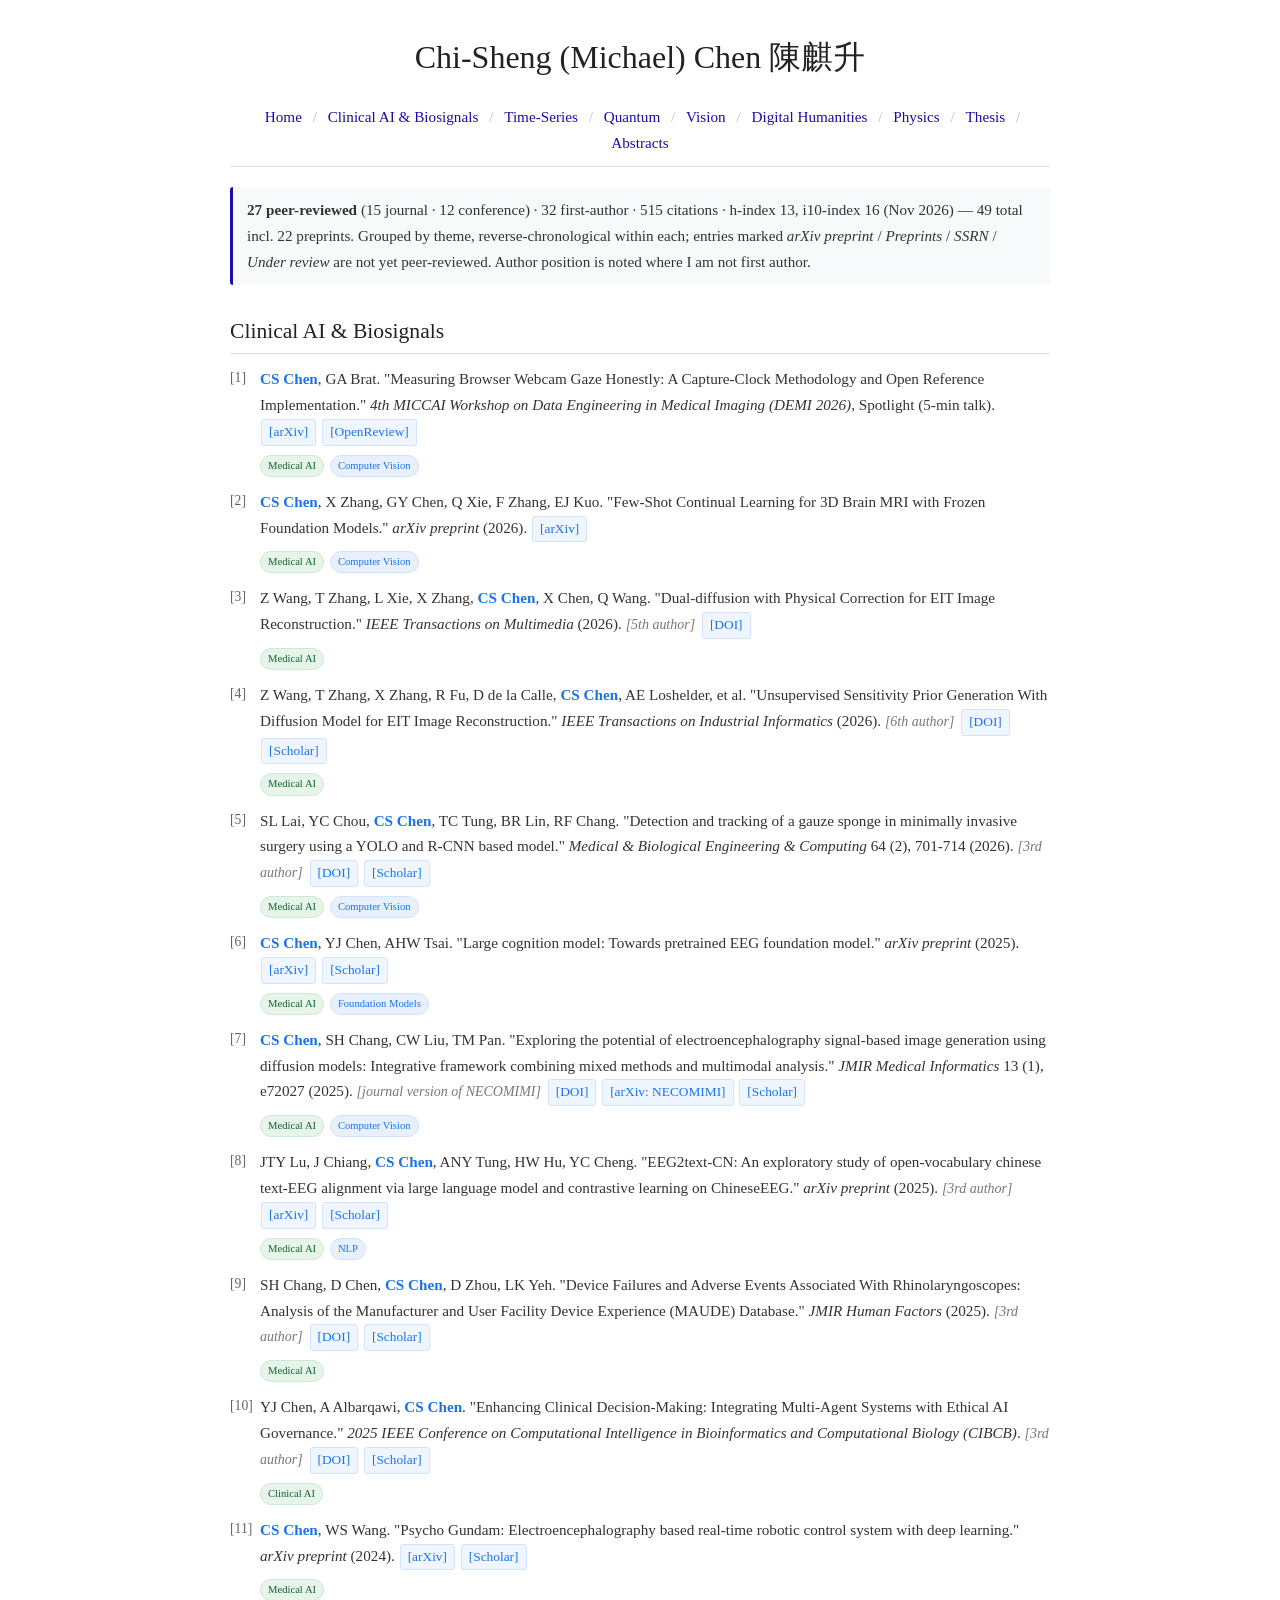
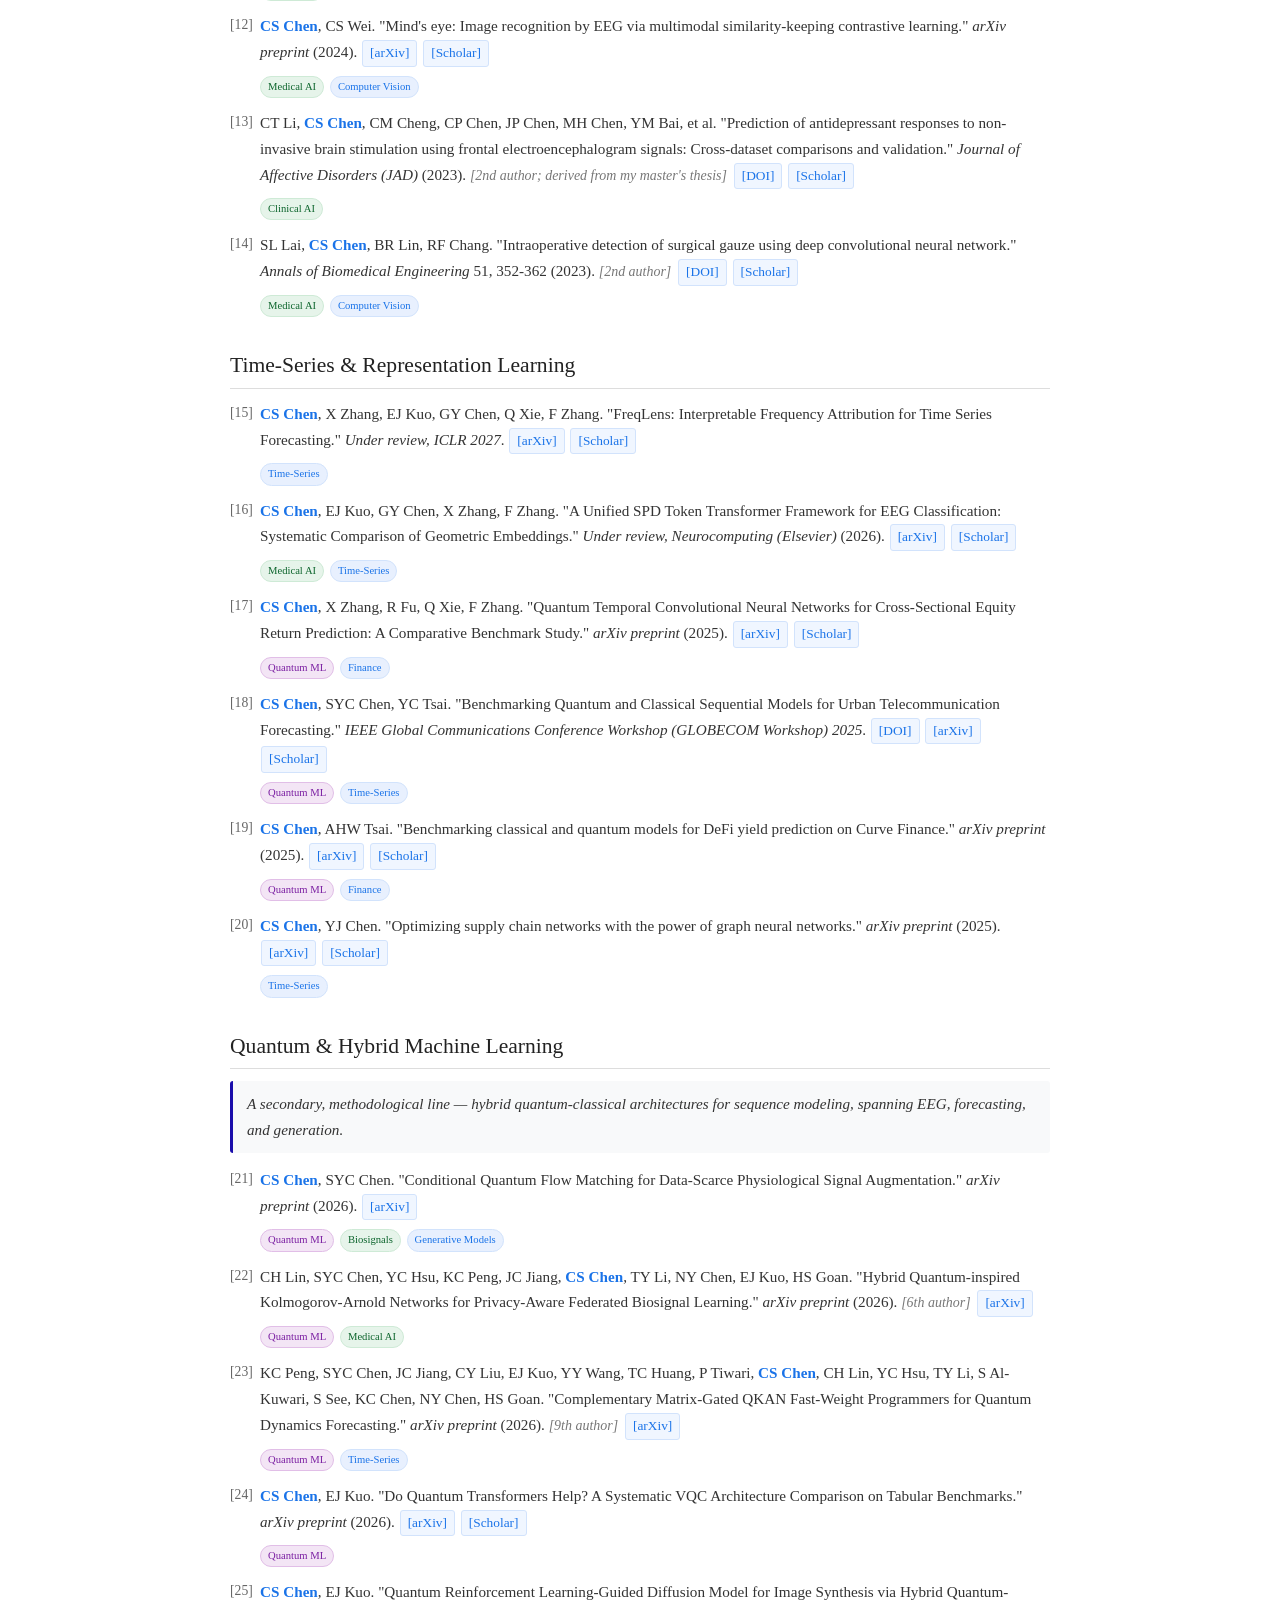
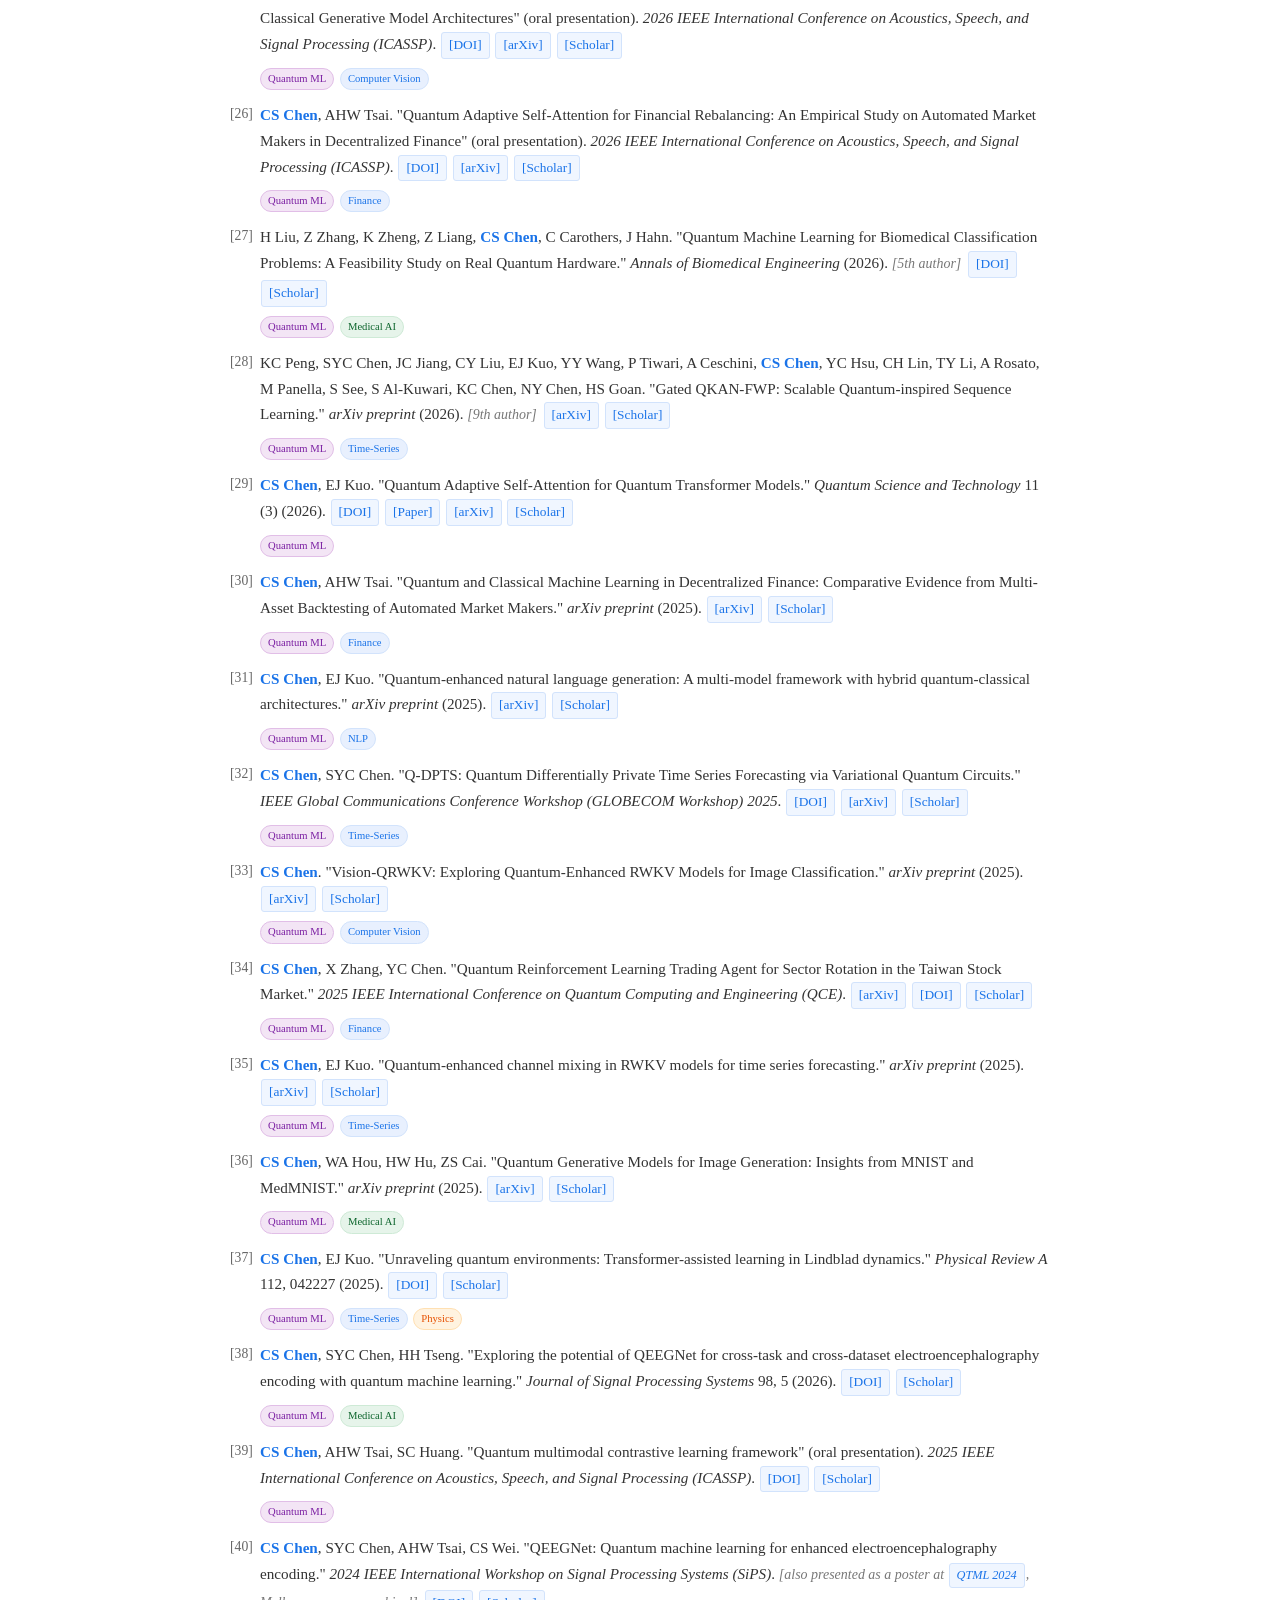
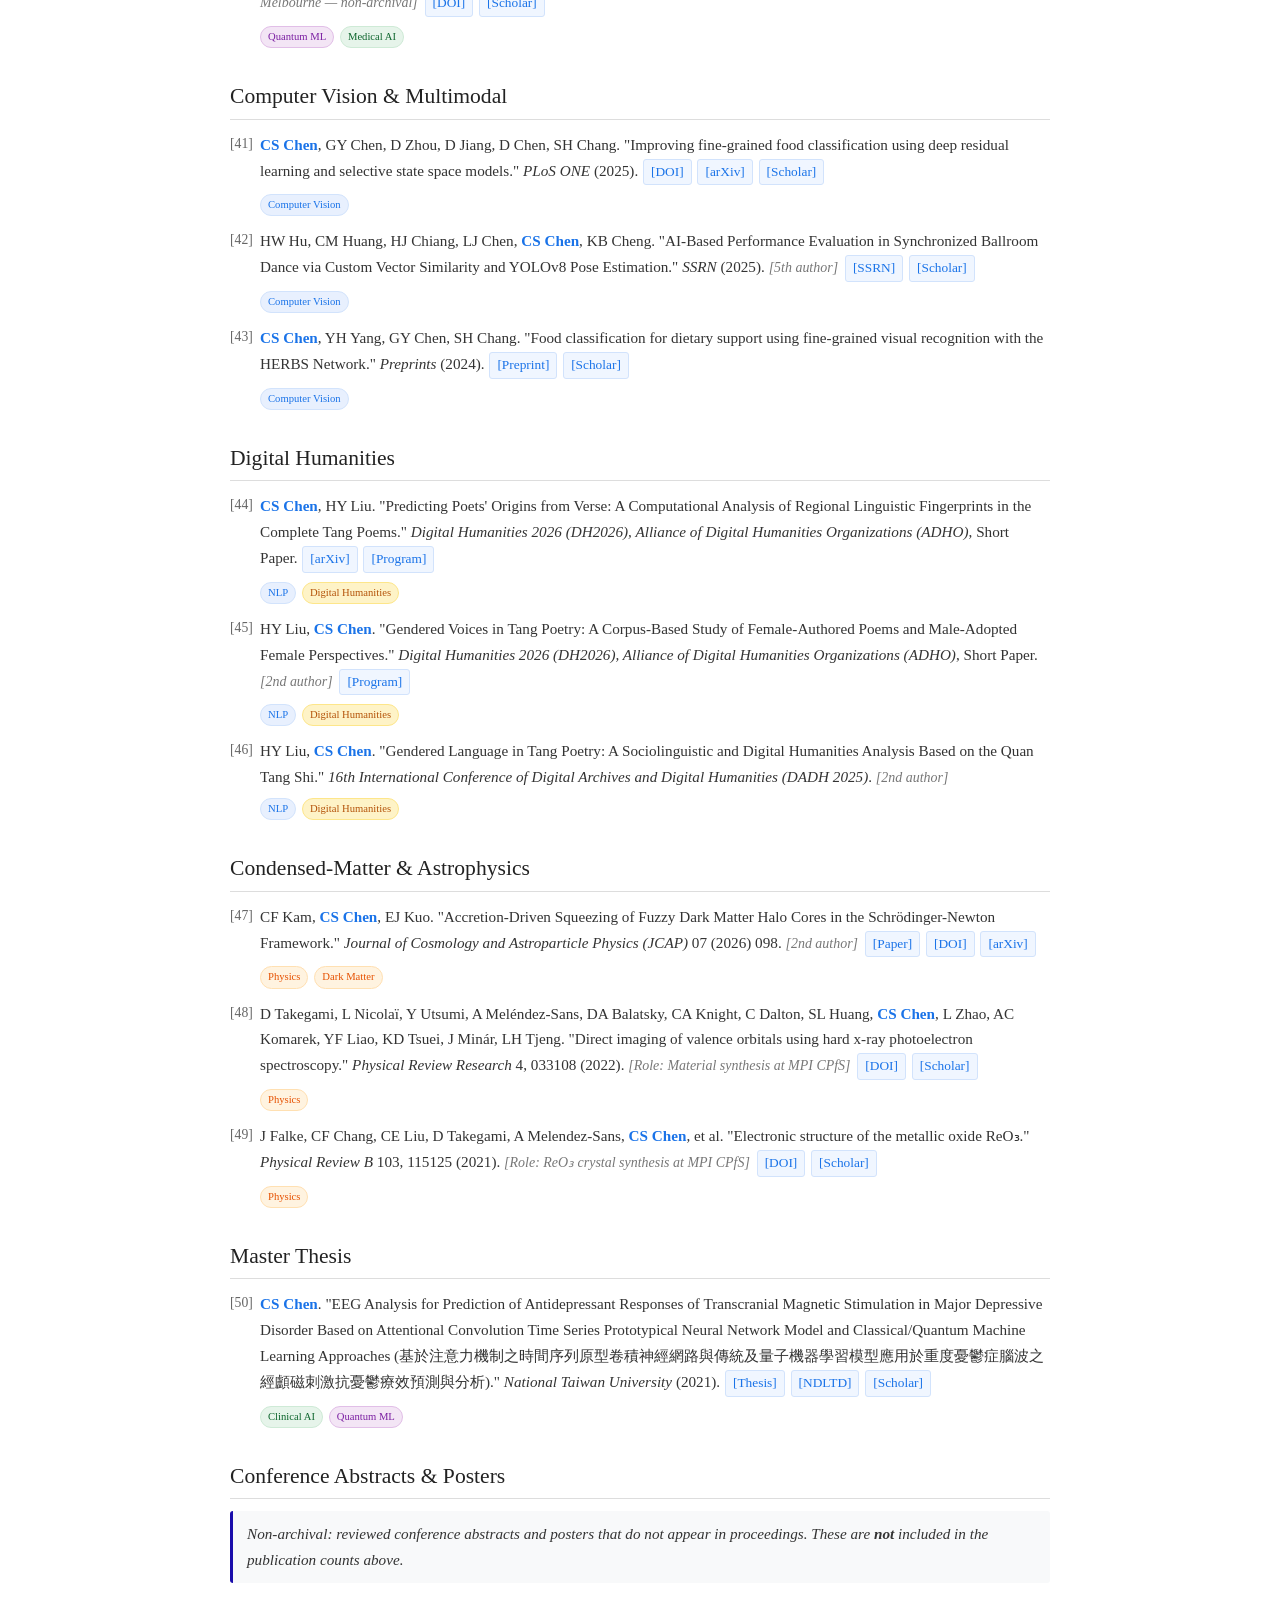
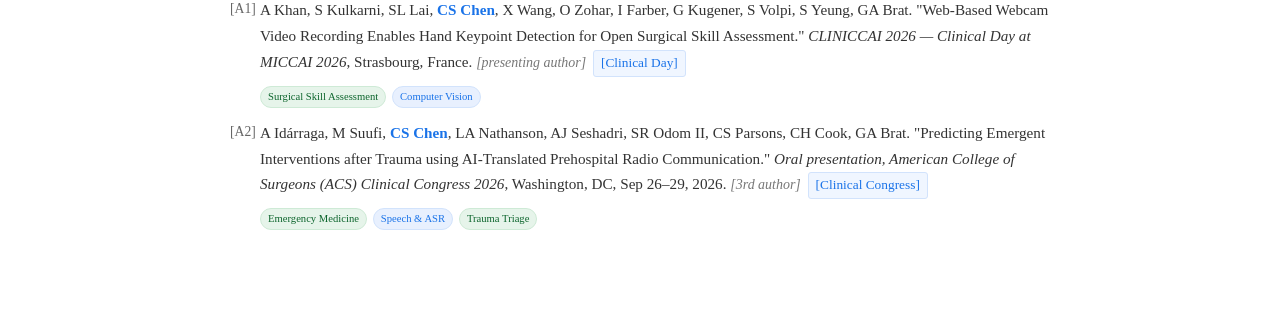
<file: publications.html>
<!DOCTYPE html>
<html lang="en">
<head>
  <meta charset="UTF-8">
  <meta name="viewport" content="width=device-width, initial-scale=1.0">
  <meta name="keywords" content="Chi-Sheng Chen, Chisheng Chen, Michael Chen, 陳麒升, publications, papers, clinical AI, quantum machine learning, EEG, computer vision, time-series, ICASSP, Physical Review, IEEE">
  <link rel="canonical" href="https://chishengchen.github.io/publications.html">
  <meta name="description" content="Publications by Chi-Sheng (Michael) Chen — 27 peer-reviewed (49 total) in clinical AI & biosignals, time-series & representation learning, quantum machine learning, computer vision, digital humanities, and physics. 32 first-author, 515 citations, h-index 13.">
  <meta property="og:title" content="Publications – Chi-Sheng (Michael) Chen">
  <meta property="og:description" content="27 peer-reviewed publications (49 total) in clinical AI & biosignals, time-series, quantum ML, computer vision, and more. 32 first-author, 515 citations.">
  <meta property="og:type" content="website">
  <meta property="og:url" content="https://chishengchen.github.io/publications.html">
  <meta property="og:image" content="https://chishengchen.github.io/photo.jpg">
  <meta name="twitter:card" content="summary">
  <meta name="twitter:title" content="Publications – Chi-Sheng (Michael) Chen">
  <meta name="twitter:description" content="27 peer-reviewed publications (49 total) in clinical AI & biosignals, time-series, quantum ML, computer vision, and more. 32 first-author, 515 citations.">
  <meta name="twitter:image" content="https://chishengchen.github.io/photo.jpg">
  <link rel="icon" type="image/svg+xml" href="favicon.svg">
  <title>Publications – Chi-Sheng (Michael) Chen</title>
  <link rel="stylesheet" href="style.css">
  <script type="application/ld+json">
  {
    "@context": "https://schema.org",
    "@type": "CollectionPage",
    "name": "Publications – Chi-Sheng (Michael) Chen",
    "description": "27 peer-reviewed publications (49 total) in clinical AI & biosignals, time-series & representation learning, quantum machine learning, computer vision, digital humanities, and physics. 32 first-author, 515 citations, h-index 13.",
    "url": "https://chishengchen.github.io/publications.html",
    "author": {
      "@type": "Person",
      "name": "Chi-Sheng Chen",
      "alternateName": ["Chisheng Chen", "Michael Chen", "陳麒升"],
      "url": "https://chishengchen.github.io/",
      "sameAs": [
        "https://scholar.google.com.tw/citations?user=5XHD7nkAAAAJ&hl=zh-TW",
        "https://orcid.org/0000-0003-0807-0217"
      ]
    }
  }
  </script>
</head>
<body>
<div class="container">

  <header>
    <h1>Chi-Sheng (Michael) Chen 陳麒升</h1>
  </header>

  <nav class="sticky-nav">
    <a href="index.html">Home</a> <span class="sep">/</span>
    <a href="#clinical">Clinical AI &amp; Biosignals</a> <span class="sep">/</span>
    <a href="#timeseries">Time-Series</a> <span class="sep">/</span>
    <a href="#quantum">Quantum</a> <span class="sep">/</span>
    <a href="#vision">Vision</a> <span class="sep">/</span>
    <a href="#dh">Digital Humanities</a> <span class="sep">/</span>
    <a href="#physics">Physics</a> <span class="sep">/</span>
    <a href="#thesis">Thesis</a> <span class="sep">/</span>
    <a href="#abstracts">Abstracts</a>
  </nav>

  <p class="service-summary"><strong>27 peer-reviewed</strong> (15 journal · 12 conference) · 32 first-author · 515 citations · h-index 13, i10-index 16 (Nov 2026) — 49 total incl. 22 preprints. Grouped by theme, reverse-chronological within each; entries marked <em>arXiv preprint</em> / <em>Preprints</em> / <em>SSRN</em> / <em>Under review</em> are not yet peer-reviewed. Author position is noted where I am not first author.</p>

  <h2 id="clinical">Clinical AI &amp; Biosignals</h2>
  <div class="pub-section">
    <ol class="pub-list" start="1" style="counter-reset: pub-counter 0">
      <li>
        <span class="me">CS Chen</span>, GA Brat.
        "Measuring Browser Webcam Gaze Honestly: A Capture-Clock Methodology and Open Reference Implementation."
        <span class="venue">4th MICCAI Workshop on Data Engineering in Medical Imaging (DEMI 2026)</span>, Spotlight (5-min talk).
        <a href="https://arxiv.org/abs/2608.11566">[arXiv]</a>
        <a href="https://openreview.net/forum?id=VNRuJI79iq">[OpenReview]</a>
        <div class="pub-tags"><span class="tag tag-med">Medical AI</span> <span class="tag tag-ml">Computer Vision</span></div>
      </li>
      <li>
        <span class="me">CS Chen</span>, X Zhang, GY Chen, Q Xie, F Zhang, EJ Kuo.
        "Few-Shot Continual Learning for 3D Brain MRI with Frozen Foundation Models."
        <span class="venue">arXiv preprint</span> (2026).
        <a href="https://arxiv.org/abs/2602.23533">[arXiv]</a>
        <div class="pub-tags"><span class="tag tag-med">Medical AI</span> <span class="tag tag-ml">Computer Vision</span></div>
      </li>
      <li>
        Z Wang, T Zhang, L Xie, X Zhang, <span class="me">CS Chen</span>, X Chen, Q Wang.
        "Dual-diffusion with Physical Correction for EIT Image Reconstruction."
        <span class="venue">IEEE Transactions on Multimedia</span> (2026).
        <span class="role">[5th author]</span>
        <a href="https://doi.org/10.1109/TMM.2026.3724748">[DOI]</a>
        <div class="pub-tags"><span class="tag tag-med">Medical AI</span></div>
      </li>
      <li>
        Z Wang, T Zhang, X Zhang, R Fu, D de la Calle, <span class="me">CS Chen</span>, AE Loshelder, et al.
        "Unsupervised Sensitivity Prior Generation With Diffusion Model for EIT Image Reconstruction."
        <span class="venue">IEEE Transactions on Industrial Informatics</span> (2026).
        <span class="role">[6th author]</span>
        <a href="https://doi.org/10.1109/TII.2025.3642293">[DOI]</a>
        <a href="https://scholar.google.com/citations?view_op=view_citation&hl=en&user=5XHD7nkAAAAJ&pagesize=100&citation_for_view=5XHD7nkAAAAJ:IWHjjKOFINEC">[Scholar]</a>
        <div class="pub-tags"><span class="tag tag-med">Medical AI</span></div>
      </li>
      <li>
        SL Lai, YC Chou, <span class="me">CS Chen</span>, TC Tung, BR Lin, RF Chang.
        "Detection and tracking of a gauze sponge in minimally invasive surgery using a YOLO and R-CNN based model."
        <span class="venue">Medical &amp; Biological Engineering &amp; Computing</span> 64 (2), 701-714 (2026).
        <span class="role">[3rd author]</span>
        <a href="https://doi.org/10.1007/s11517-025-03471-2">[DOI]</a>
        <a href="https://scholar.google.com/citations?view_op=view_citation&hl=en&user=5XHD7nkAAAAJ&pagesize=100&citation_for_view=5XHD7nkAAAAJ:dhFuZR0502QC">[Scholar]</a>
        <div class="pub-tags"><span class="tag tag-med">Medical AI</span> <span class="tag tag-ml">Computer Vision</span></div>
      </li>
      <li>
        <span class="me">CS Chen</span>, YJ Chen, AHW Tsai.
        "Large cognition model: Towards pretrained EEG foundation model."
        <span class="venue">arXiv preprint</span> (2025).
        <a href="https://arxiv.org/abs/2502.17464">[arXiv]</a>
        <a href="https://scholar.google.com/citations?view_op=view_citation&hl=en&user=5XHD7nkAAAAJ&pagesize=100&citation_for_view=5XHD7nkAAAAJ:roLk4NBRz8UC">[Scholar]</a>
        <div class="pub-tags"><span class="tag tag-med">Medical AI</span> <span class="tag tag-ml">Foundation Models</span></div>
      </li>
      <li>
        <span class="me">CS Chen</span>, SH Chang, CW Liu, TM Pan.
        "Exploring the potential of electroencephalography signal-based image generation using diffusion models: Integrative framework combining mixed methods and multimodal analysis."
        <span class="venue">JMIR Medical Informatics</span> 13 (1), e72027 (2025).
        <span class="role">[journal version of NECOMIMI]</span>
        <a href="https://doi.org/10.2196/72027">[DOI]</a>
        <a href="https://arxiv.org/abs/2410.00712">[arXiv: NECOMIMI]</a>
        <a href="https://scholar.google.com/citations?view_op=view_citation&hl=en&user=5XHD7nkAAAAJ&pagesize=100&citation_for_view=5XHD7nkAAAAJ:_kc_bZDykSQC">[Scholar]</a>
        <div class="pub-tags"><span class="tag tag-med">Medical AI</span> <span class="tag tag-ml">Computer Vision</span></div>
      </li>
      <li>
        JTY Lu, J Chiang, <span class="me">CS Chen</span>, ANY Tung, HW Hu, YC Cheng.
        "EEG2text-CN: An exploratory study of open-vocabulary chinese text-EEG alignment via large language model and contrastive learning on ChineseEEG."
        <span class="venue">arXiv preprint</span> (2025).
        <span class="role">[3rd author]</span>
        <a href="https://arxiv.org/abs/2506.00854">[arXiv]</a>
        <a href="https://scholar.google.com/citations?view_op=view_citation&hl=en&user=5XHD7nkAAAAJ&pagesize=100&citation_for_view=5XHD7nkAAAAJ:ULOm3_A8WrAC">[Scholar]</a>
        <div class="pub-tags"><span class="tag tag-med">Medical AI</span> <span class="tag tag-ml">NLP</span></div>
      </li>
      <li>
        SH Chang, D Chen, <span class="me">CS Chen</span>, D Zhou, LK Yeh.
        "Device Failures and Adverse Events Associated With Rhinolaryngoscopes: Analysis of the Manufacturer and User Facility Device Experience (MAUDE) Database."
        <span class="venue">JMIR Human Factors</span> (2025).
        <span class="role">[3rd author]</span>
        <a href="https://doi.org/10.2196/67036">[DOI]</a> <a href="https://scholar.google.com/citations?view_op=view_citation&hl=en&user=5XHD7nkAAAAJ&pagesize=100&citation_for_view=5XHD7nkAAAAJ:LkGwnXOMwfcC">[Scholar]</a>
        <div class="pub-tags"><span class="tag tag-med">Medical AI</span></div>
      </li>
      <li>
        YJ Chen, A Albarqawi, <span class="me">CS Chen</span>.
        "Enhancing Clinical Decision-Making: Integrating Multi-Agent Systems with Ethical AI Governance."
        <span class="venue">2025 IEEE Conference on Computational Intelligence in Bioinformatics and Computational Biology (CIBCB)</span>.
        <span class="role">[3rd author]</span>
        <a href="https://doi.org/10.1109/CIBCB66090.2025.11177136">[DOI]</a> <a href="https://scholar.google.com/citations?view_op=view_citation&hl=en&user=5XHD7nkAAAAJ&pagesize=100&citation_for_view=5XHD7nkAAAAJ:8k81kl-MbHgC">[Scholar]</a>
        <div class="pub-tags"><span class="tag tag-med">Clinical AI</span></div>
      </li>
      <li>
        <span class="me">CS Chen</span>, WS Wang.
        "Psycho Gundam: Electroencephalography based real-time robotic control system with deep learning."
        <span class="venue">arXiv preprint</span> (2024).
        <a href="https://arxiv.org/abs/2411.06414">[arXiv]</a>
        <a href="https://scholar.google.com/citations?view_op=view_citation&hl=en&user=5XHD7nkAAAAJ&pagesize=100&citation_for_view=5XHD7nkAAAAJ:ufrVoPGSRksC">[Scholar]</a>
        <div class="pub-tags"><span class="tag tag-med">Medical AI</span></div>
      </li>
      <li>
        <span class="me">CS Chen</span>, CS Wei.
        "Mind's eye: Image recognition by EEG via multimodal similarity-keeping contrastive learning."
        <span class="venue">arXiv preprint</span> (2024).
        <a href="https://arxiv.org/abs/2406.16910">[arXiv]</a>
        <a href="https://scholar.google.com/citations?view_op=view_citation&hl=en&user=5XHD7nkAAAAJ&pagesize=100&citation_for_view=5XHD7nkAAAAJ:Y0pCki6q_DkC">[Scholar]</a>
        <div class="pub-tags"><span class="tag tag-med">Medical AI</span> <span class="tag tag-ml">Computer Vision</span></div>
      </li>
      <li>
        CT Li, <span class="me">CS Chen</span>, CM Cheng, CP Chen, JP Chen, MH Chen, YM Bai, et al.
        "Prediction of antidepressant responses to non-invasive brain stimulation using frontal electroencephalogram signals: Cross-dataset comparisons and validation."
        <span class="venue">Journal of Affective Disorders (JAD)</span> (2023).
        <span class="role">[2nd author; derived from my master's thesis]</span>
        <a href="https://doi.org/10.1016/j.jad.2023.08.059">[DOI]</a>
        <a href="https://scholar.google.com/citations?view_op=view_citation&hl=en&user=5XHD7nkAAAAJ&pagesize=100&citation_for_view=5XHD7nkAAAAJ:qjMakFHDy7sC">[Scholar]</a>
        <div class="pub-tags"><span class="tag tag-med">Clinical AI</span></div>
      </li>
      <li>
        SL Lai, <span class="me">CS Chen</span>, BR Lin, RF Chang.
        "Intraoperative detection of surgical gauze using deep convolutional neural network."
        <span class="venue">Annals of Biomedical Engineering</span> 51, 352-362 (2023).
        <span class="role">[2nd author]</span>
        <a href="https://doi.org/10.1007/s10439-022-03033-9">[DOI]</a>
        <a href="https://scholar.google.com/citations?view_op=view_citation&hl=en&user=5XHD7nkAAAAJ&pagesize=100&citation_for_view=5XHD7nkAAAAJ:2osOgNQ5qMEC">[Scholar]</a>
        <div class="pub-tags"><span class="tag tag-med">Medical AI</span> <span class="tag tag-ml">Computer Vision</span></div>
      </li>
    </ol>
  </div>

  <h2 id="timeseries">Time-Series &amp; Representation Learning</h2>
  <div class="pub-section">
    <ol class="pub-list" start="15" style="counter-reset: pub-counter 14">
      <li>
        <span class="me">CS Chen</span>, X Zhang, EJ Kuo, GY Chen, Q Xie, F Zhang.
        "FreqLens: Interpretable Frequency Attribution for Time Series Forecasting."
        <span class="venue">Under review, ICLR 2027</span>.
        <a href="https://arxiv.org/abs/2602.08768">[arXiv]</a>
        <a href="https://scholar.google.com/citations?view_op=view_citation&hl=en&user=5XHD7nkAAAAJ&pagesize=100&citation_for_view=5XHD7nkAAAAJ:-f6ydRqryjwC">[Scholar]</a>
        <div class="pub-tags"><span class="tag tag-ml">Time-Series</span></div>
      </li>
      <li>
        <span class="me">CS Chen</span>, EJ Kuo, GY Chen, X Zhang, F Zhang.
        "A Unified SPD Token Transformer Framework for EEG Classification: Systematic Comparison of Geometric Embeddings."
        <span class="venue">Under review, Neurocomputing (Elsevier)</span> (2026).
        <a href="https://arxiv.org/abs/2601.21521">[arXiv]</a>
        <a href="https://scholar.google.com/citations?view_op=view_citation&hl=en&user=5XHD7nkAAAAJ&pagesize=100&citation_for_view=5XHD7nkAAAAJ:hC7cP41nSMkC">[Scholar]</a>
        <div class="pub-tags"><span class="tag tag-med">Medical AI</span> <span class="tag tag-ml">Time-Series</span></div>
      </li>
      <li>
        <span class="me">CS Chen</span>, X Zhang, R Fu, Q Xie, F Zhang.
        "Quantum Temporal Convolutional Neural Networks for Cross-Sectional Equity Return Prediction: A Comparative Benchmark Study."
        <span class="venue">arXiv preprint</span> (2025).
        <a href="https://arxiv.org/abs/2512.06630">[arXiv]</a>
        <a href="https://scholar.google.com/citations?view_op=view_citation&hl=en&user=5XHD7nkAAAAJ&pagesize=100&citation_for_view=5XHD7nkAAAAJ:L8Ckcad2t8MC">[Scholar]</a>
        <div class="pub-tags"><span class="tag tag-quantum">Quantum ML</span> <span class="tag tag-ml">Finance</span></div>
      </li>
      <li>
        <span class="me">CS Chen</span>, SYC Chen, YC Tsai.
        "Benchmarking Quantum and Classical Sequential Models for Urban Telecommunication Forecasting."
        <span class="venue">IEEE Global Communications Conference Workshop (GLOBECOM Workshop) 2025</span>.
        <a href="https://doi.org/10.1109/GCWkshps68340.2025.11590888">[DOI]</a>
        <a href="https://arxiv.org/abs/2508.04488">[arXiv]</a>
        <a href="https://scholar.google.com/citations?view_op=view_citation&hl=en&user=5XHD7nkAAAAJ&pagesize=100&citation_for_view=5XHD7nkAAAAJ:M3ejUd6NZC8C">[Scholar]</a>
        <div class="pub-tags"><span class="tag tag-quantum">Quantum ML</span> <span class="tag tag-ml">Time-Series</span></div>
      </li>
      <li>
        <span class="me">CS Chen</span>, AHW Tsai.
        "Benchmarking classical and quantum models for DeFi yield prediction on Curve Finance."
        <span class="venue">arXiv preprint</span> (2025).
        <a href="https://arxiv.org/abs/2508.02685">[arXiv]</a>
        <a href="https://scholar.google.com/citations?view_op=view_citation&hl=en&user=5XHD7nkAAAAJ&pagesize=100&citation_for_view=5XHD7nkAAAAJ:qxL8FJ1GzNcC">[Scholar]</a>
        <div class="pub-tags"><span class="tag tag-quantum">Quantum ML</span> <span class="tag tag-ml">Finance</span></div>
      </li>
      <li>
        <span class="me">CS Chen</span>, YJ Chen.
        "Optimizing supply chain networks with the power of graph neural networks."
        <span class="venue">arXiv preprint</span> (2025).
        <a href="https://arxiv.org/abs/2501.06221">[arXiv]</a>
        <a href="https://scholar.google.com/citations?view_op=view_citation&hl=en&user=5XHD7nkAAAAJ&pagesize=100&citation_for_view=5XHD7nkAAAAJ:_FxGoFyzp5QC">[Scholar]</a>
        <div class="pub-tags"><span class="tag tag-ml">Time-Series</span></div>
      </li>
    </ol>
  </div>

  <h2 id="quantum">Quantum &amp; Hybrid Machine Learning</h2>
  <p class="service-summary" style="font-style: italic;">A secondary, methodological line — hybrid quantum-classical architectures for sequence modeling, spanning EEG, forecasting, and generation.</p>
  <div class="pub-section">
    <ol class="pub-list" start="21" style="counter-reset: pub-counter 20">
      <li>
        <span class="me">CS Chen</span>, SYC Chen.
        "Conditional Quantum Flow Matching for Data-Scarce Physiological Signal Augmentation."
        <span class="venue">arXiv preprint</span> (2026).
        <a href="https://arxiv.org/abs/2609.14019">[arXiv]</a>
        <div class="pub-tags"><span class="tag tag-quantum">Quantum ML</span> <span class="tag tag-med">Biosignals</span> <span class="tag tag-ml">Generative Models</span></div>
      </li>
      <li>
        CH Lin, SYC Chen, YC Hsu, KC Peng, JC Jiang, <span class="me">CS Chen</span>, TY Li, NY Chen, EJ Kuo, HS Goan.
        "Hybrid Quantum-inspired Kolmogorov-Arnold Networks for Privacy-Aware Federated Biosignal Learning."
        <span class="venue">arXiv preprint</span> (2026).
        <span class="role">[6th author]</span>
        <a href="https://arxiv.org/abs/2608.13914">[arXiv]</a>
        <div class="pub-tags"><span class="tag tag-quantum">Quantum ML</span> <span class="tag tag-med">Medical AI</span></div>
      </li>
      <li>
        KC Peng, SYC Chen, JC Jiang, CY Liu, EJ Kuo, YY Wang, TC Huang, P Tiwari, <span class="me">CS Chen</span>, CH Lin, YC Hsu, TY Li, S Al-Kuwari, S See, KC Chen, NY Chen, HS Goan.
        "Complementary Matrix-Gated QKAN Fast-Weight Programmers for Quantum Dynamics Forecasting."
        <span class="venue">arXiv preprint</span> (2026).
        <span class="role">[9th author]</span>
        <a href="https://arxiv.org/abs/2607.27945">[arXiv]</a>
        <div class="pub-tags"><span class="tag tag-quantum">Quantum ML</span> <span class="tag tag-ml">Time-Series</span></div>
      </li>
      <li>
        <span class="me">CS Chen</span>, EJ Kuo.
        "Do Quantum Transformers Help? A Systematic VQC Architecture Comparison on Tabular Benchmarks."
        <span class="venue">arXiv preprint</span> (2026).
        <a href="https://arxiv.org/abs/2604.23931">[arXiv]</a>
        <a href="https://scholar.google.com/citations?view_op=view_citation&hl=zh-TW&user=5XHD7nkAAAAJ&sortby=pubdate&citation_for_view=5XHD7nkAAAAJ:HDshCWvjkbEC">[Scholar]</a>
        <div class="pub-tags"><span class="tag tag-quantum">Quantum ML</span></div>
      </li>
      <li>
        <span class="me">CS Chen</span>, EJ Kuo.
        "Quantum Reinforcement Learning-Guided Diffusion Model for Image Synthesis via Hybrid Quantum-Classical Generative Model Architectures" (oral presentation).
        <span class="venue">2026 IEEE International Conference on Acoustics, Speech, and Signal Processing (ICASSP)</span>.
        <a href="https://doi.org/10.1109/ICASSP55912.2026.11461991">[DOI]</a>
        <a href="https://arxiv.org/abs/2509.14163">[arXiv]</a>
        <a href="https://scholar.google.com/citations?view_op=view_citation&hl=zh-TW&user=5XHD7nkAAAAJ&sortby=pubdate&citation_for_view=5XHD7nkAAAAJ:Wp0gIr-vW9MC">[Scholar]</a>
        <div class="pub-tags"><span class="tag tag-quantum">Quantum ML</span> <span class="tag tag-ml">Computer Vision</span></div>
      </li>
      <li>
        <span class="me">CS Chen</span>, AHW Tsai.
        "Quantum Adaptive Self-Attention for Financial Rebalancing: An Empirical Study on Automated Market Makers in Decentralized Finance" (oral presentation).
        <span class="venue">2026 IEEE International Conference on Acoustics, Speech, and Signal Processing (ICASSP)</span>.
        <a href="https://doi.org/10.1109/ICASSP55912.2026.11460972">[DOI]</a>
        <a href="https://arxiv.org/abs/2509.16955">[arXiv]</a>
        <a href="https://scholar.google.com/citations?view_op=view_citation&hl=zh-TW&user=5XHD7nkAAAAJ&sortby=pubdate&citation_for_view=5XHD7nkAAAAJ:mVmsd5A6BfQC">[Scholar]</a>
        <div class="pub-tags"><span class="tag tag-quantum">Quantum ML</span> <span class="tag tag-ml">Finance</span></div>
      </li>
      <li>
        H Liu, Z Zhang, K Zheng, Z Liang, <span class="me">CS Chen</span>, C Carothers, J Hahn.
        "Quantum Machine Learning for Biomedical Classification Problems: A Feasibility Study on Real Quantum Hardware."
        <span class="venue">Annals of Biomedical Engineering</span> (2026).
        <span class="role">[5th author]</span>
        <a href="https://doi.org/10.1007/s10439-026-04204-8">[DOI]</a>
        <a href="https://scholar.google.com/citations?view_op=view_citation&hl=zh-TW&user=5XHD7nkAAAAJ&sortby=pubdate&citation_for_view=5XHD7nkAAAAJ:e5wmG9Sq2KIC">[Scholar]</a>
        <div class="pub-tags"><span class="tag tag-quantum">Quantum ML</span> <span class="tag tag-med">Medical AI</span></div>
      </li>
      <li>
        KC Peng, SYC Chen, JC Jiang, CY Liu, EJ Kuo, YY Wang, P Tiwari, A Ceschini, <span class="me">CS Chen</span>, YC Hsu, CH Lin, TY Li, A Rosato, M Panella, S See, S Al-Kuwari, KC Chen, NY Chen, HS Goan.
        "Gated QKAN-FWP: Scalable Quantum-inspired Sequence Learning."
        <span class="venue">arXiv preprint</span> (2026).
        <span class="role">[9th author]</span>
        <a href="https://arxiv.org/abs/2605.06734">[arXiv]</a>
        <a href="https://scholar.google.com/citations?view_op=view_citation&hl=zh-TW&user=5XHD7nkAAAAJ&sortby=pubdate&citation_for_view=5XHD7nkAAAAJ:TQgYirikUcIC">[Scholar]</a>
        <div class="pub-tags"><span class="tag tag-quantum">Quantum ML</span> <span class="tag tag-ml">Time-Series</span></div>
      </li>
      <li>
        <span class="me">CS Chen</span>, EJ Kuo.
        "Quantum Adaptive Self-Attention for Quantum Transformer Models."
        <span class="venue">Quantum Science and Technology</span> 11 (3) (2026).
        <a href="https://doi.org/10.1088/2058-9565/ae8b21">[DOI]</a>
        <a href="https://iopscience.iop.org/article/10.1088/2058-9565/ae8b21">[Paper]</a>
        <a href="https://arxiv.org/abs/2504.05336">[arXiv]</a>
        <a href="https://scholar.google.com/citations?view_op=view_citation&hl=en&user=5XHD7nkAAAAJ&pagesize=100&citation_for_view=5XHD7nkAAAAJ:MXK_kJrjxJIC">[Scholar]</a>
        <div class="pub-tags"><span class="tag tag-quantum">Quantum ML</span></div>
      </li>
      <li>
        <span class="me">CS Chen</span>, AHW Tsai.
        "Quantum and Classical Machine Learning in Decentralized Finance: Comparative Evidence from Multi-Asset Backtesting of Automated Market Makers."
        <span class="venue">arXiv preprint</span> (2025).
        <a href="https://arxiv.org/abs/2510.15903">[arXiv]</a>
        <a href="https://scholar.google.com/citations?view_op=view_citation&hl=en&user=5XHD7nkAAAAJ&pagesize=100&citation_for_view=5XHD7nkAAAAJ:QIV2ME_5wuYC">[Scholar]</a>
        <div class="pub-tags"><span class="tag tag-quantum">Quantum ML</span> <span class="tag tag-ml">Finance</span></div>
      </li>
      <li>
        <span class="me">CS Chen</span>, EJ Kuo.
        "Quantum-enhanced natural language generation: A multi-model framework with hybrid quantum-classical architectures."
        <span class="venue">arXiv preprint</span> (2025).
        <a href="https://arxiv.org/abs/2508.21332">[arXiv]</a>
        <a href="https://scholar.google.com/citations?view_op=view_citation&hl=en&user=5XHD7nkAAAAJ&pagesize=100&citation_for_view=5XHD7nkAAAAJ:4DMP91E08xMC">[Scholar]</a>
        <div class="pub-tags"><span class="tag tag-quantum">Quantum ML</span> <span class="tag tag-ml">NLP</span></div>
      </li>
      <li>
        <span class="me">CS Chen</span>, SYC Chen.
        "Q-DPTS: Quantum Differentially Private Time Series Forecasting via Variational Quantum Circuits."
        <span class="venue">IEEE Global Communications Conference Workshop (GLOBECOM Workshop) 2025</span>.
        <a href="https://doi.org/10.1109/GCWkshps68340.2025.11591110">[DOI]</a>
        <a href="https://arxiv.org/abs/2508.05036">[arXiv]</a>
        <a href="https://scholar.google.com/citations?view_op=view_citation&hl=en&user=5XHD7nkAAAAJ&pagesize=100&citation_for_view=5XHD7nkAAAAJ:aqlVkmm33-oC">[Scholar]</a>
        <div class="pub-tags"><span class="tag tag-quantum">Quantum ML</span> <span class="tag tag-ml">Time-Series</span></div>
      </li>
      <li>
        <span class="me">CS Chen</span>.
        "Vision-QRWKV: Exploring Quantum-Enhanced RWKV Models for Image Classification."
        <span class="venue">arXiv preprint</span> (2025).
        <a href="https://arxiv.org/abs/2506.06633">[arXiv]</a>
        <a href="https://scholar.google.com/citations?view_op=view_citation&hl=en&user=5XHD7nkAAAAJ&pagesize=100&citation_for_view=5XHD7nkAAAAJ:YOwf2qJgpHMC">[Scholar]</a>
        <div class="pub-tags"><span class="tag tag-quantum">Quantum ML</span> <span class="tag tag-ml">Computer Vision</span></div>
      </li>
      <li>
        <span class="me">CS Chen</span>, X Zhang, YC Chen.
        "Quantum Reinforcement Learning Trading Agent for Sector Rotation in the Taiwan Stock Market."
        <span class="venue">2025 IEEE International Conference on Quantum Computing and Engineering (QCE)</span>.
        <a href="https://arxiv.org/abs/2506.20930">[arXiv]</a> <a href="https://doi.org/10.1109/QCE65121.2025.10322">[DOI]</a>
        <a href="https://scholar.google.com/citations?view_op=view_citation&hl=en&user=5XHD7nkAAAAJ&pagesize=100&citation_for_view=5XHD7nkAAAAJ:qUcmZB5y_30C">[Scholar]</a>
        <div class="pub-tags"><span class="tag tag-quantum">Quantum ML</span> <span class="tag tag-ml">Finance</span></div>
      </li>
      <li>
        <span class="me">CS Chen</span>, EJ Kuo.
        "Quantum-enhanced channel mixing in RWKV models for time series forecasting."
        <span class="venue">arXiv preprint</span> (2025).
        <a href="https://arxiv.org/abs/2505.13524">[arXiv]</a>
        <a href="https://scholar.google.com/citations?view_op=view_citation&hl=en&user=5XHD7nkAAAAJ&pagesize=100&citation_for_view=5XHD7nkAAAAJ:Zph67rFs4hoC">[Scholar]</a>
        <div class="pub-tags"><span class="tag tag-quantum">Quantum ML</span> <span class="tag tag-ml">Time-Series</span></div>
      </li>
      <li>
        <span class="me">CS Chen</span>, WA Hou, HW Hu, ZS Cai.
        "Quantum Generative Models for Image Generation: Insights from MNIST and MedMNIST."
        <span class="venue">arXiv preprint</span> (2025).
        <a href="https://arxiv.org/abs/2504.00034">[arXiv]</a>
        <a href="https://scholar.google.com/citations?view_op=view_citation&hl=en&user=5XHD7nkAAAAJ&pagesize=100&citation_for_view=5XHD7nkAAAAJ:5nxA0vEk-isC">[Scholar]</a>
        <div class="pub-tags"><span class="tag tag-quantum">Quantum ML</span> <span class="tag tag-med">Medical AI</span></div>
      </li>
      <li>
        <span class="me">CS Chen</span>, EJ Kuo.
        "Unraveling quantum environments: Transformer-assisted learning in Lindblad dynamics."
        <span class="venue">Physical Review A</span> 112, 042227 (2025).
        <a href="https://doi.org/10.1103/gsxk-45mk">[DOI]</a>
        <a href="https://scholar.google.com/citations?view_op=view_citation&hl=en&user=5XHD7nkAAAAJ&pagesize=100&citation_for_view=5XHD7nkAAAAJ:kNdYIx-mwKoC">[Scholar]</a>
        <div class="pub-tags"><span class="tag tag-quantum">Quantum ML</span> <span class="tag tag-ml">Time-Series</span> <span class="tag tag-tool">Physics</span></div>
      </li>
      <li>
        <span class="me">CS Chen</span>, SYC Chen, HH Tseng.
        "Exploring the potential of QEEGNet for cross-task and cross-dataset electroencephalography encoding with quantum machine learning."
        <span class="venue">Journal of Signal Processing Systems</span> 98, 5 (2026).
        <a href="https://doi.org/10.1007/s11265-025-01979-2">[DOI]</a> <a href="https://scholar.google.com/citations?view_op=view_citation&hl=en&user=5XHD7nkAAAAJ&pagesize=100&citation_for_view=5XHD7nkAAAAJ:hqOjcs7Dif8C">[Scholar]</a>
        <div class="pub-tags"><span class="tag tag-quantum">Quantum ML</span> <span class="tag tag-med">Medical AI</span></div>
      </li>
      <li>
        <span class="me">CS Chen</span>, AHW Tsai, SC Huang.
        "Quantum multimodal contrastive learning framework" (oral presentation).
        <span class="venue">2025 IEEE International Conference on Acoustics, Speech, and Signal Processing (ICASSP)</span>.
        <a href="https://doi.org/10.1109/ICASSP49660.2025.10889504">[DOI]</a>
        <a href="https://scholar.google.com/citations?view_op=view_citation&hl=en&user=5XHD7nkAAAAJ&pagesize=100&citation_for_view=5XHD7nkAAAAJ:YsMSGLbcyi4C">[Scholar]</a>
        <div class="pub-tags"><span class="tag tag-quantum">Quantum ML</span></div>
      </li>
      <li>
        <span class="me">CS Chen</span>, SYC Chen, AHW Tsai, CS Wei.
        "QEEGNet: Quantum machine learning for enhanced electroencephalography encoding."
        <span class="venue">2024 IEEE International Workshop on Signal Processing Systems (SiPS)</span>.
        <span class="role">[also presented as a poster at <a href="https://qtml2024.org/" target="_blank">QTML 2024</a>, Melbourne — non-archival]</span>
        <a href="https://doi.org/10.1109/SiPS62058.2024.00035">[DOI]</a>
        <a href="https://scholar.google.com/citations?view_op=view_citation&hl=en&user=5XHD7nkAAAAJ&pagesize=100&citation_for_view=5XHD7nkAAAAJ:W7OEmFMy1HYC">[Scholar]</a>
        <div class="pub-tags"><span class="tag tag-quantum">Quantum ML</span> <span class="tag tag-med">Medical AI</span></div>
      </li>
    </ol>
  </div>

  <h2 id="vision">Computer Vision &amp; Multimodal</h2>
  <div class="pub-section">
    <ol class="pub-list" start="41" style="counter-reset: pub-counter 40">
      <li>
        <span class="me">CS Chen</span>, GY Chen, D Zhou, D Jiang, D Chen, SH Chang.
        "Improving fine-grained food classification using deep residual learning and selective state space models."
        <span class="venue">PLoS ONE</span> (2025).
        <a href="https://doi.org/10.1371/journal.pone.0322695">[DOI]</a>
        <a href="https://arxiv.org/abs/2402.15761">[arXiv]</a>
        <a href="https://scholar.google.com/citations?view_op=view_citation&hl=en&user=5XHD7nkAAAAJ&pagesize=100&citation_for_view=5XHD7nkAAAAJ:3fE2CSJIrl8C">[Scholar]</a>
        <div class="pub-tags"><span class="tag tag-ml">Computer Vision</span></div>
      </li>
      <li>
        HW Hu, CM Huang, HJ Chiang, LJ Chen, <span class="me">CS Chen</span>, KB Cheng.
        "AI-Based Performance Evaluation in Synchronized Ballroom Dance via Custom Vector Similarity and YOLOv8 Pose Estimation."
        <span class="venue">SSRN</span> (2025).
        <span class="role">[5th author]</span>
        <a href="https://doi.org/10.2139/ssrn.5603878">[SSRN]</a>
        <a href="https://scholar.google.com/citations?view_op=view_citation&hl=en&user=5XHD7nkAAAAJ&pagesize=100&citation_for_view=5XHD7nkAAAAJ:7PzlFSSx8tAC">[Scholar]</a>
        <div class="pub-tags"><span class="tag tag-ml">Computer Vision</span></div>
      </li>
      <li>
        <span class="me">CS Chen</span>, YH Yang, GY Chen, SH Chang.
        "Food classification for dietary support using fine-grained visual recognition with the HERBS Network."
        <span class="venue">Preprints</span> (2024).
        <a href="https://www.preprints.org/frontend/manuscript/d3f76f22f7697b22203612116c6cf308/download_pub">[Preprint]</a> <a href="https://scholar.google.com/citations?view_op=view_citation&hl=en&user=5XHD7nkAAAAJ&pagesize=100&citation_for_view=5XHD7nkAAAAJ:WF5omc3nYNoC">[Scholar]</a>
        <div class="pub-tags"><span class="tag tag-ml">Computer Vision</span></div>
      </li>
    </ol>
  </div>

  <h2 id="dh">Digital Humanities</h2>
  <div class="pub-section">
    <ol class="pub-list" start="44" style="counter-reset: pub-counter 43">
      <li>
        <span class="me">CS Chen</span>, HY Liu.
        "Predicting Poets' Origins from Verse: A Computational Analysis of Regional Linguistic Fingerprints in the Complete Tang Poems."
        <span class="venue">Digital Humanities 2026 (DH2026), Alliance of Digital Humanities Organizations (ADHO)</span>, Short Paper.
        <a href="https://arxiv.org/abs/2606.24093" target="_blank">[arXiv]</a>
        <a href="https://dh2026.adho.org/wp-content/uploads/2026/06/DH2026_Main_Conference_Program.pdf" target="_blank">[Program]</a>
        <div class="pub-tags"><span class="tag tag-ml">NLP</span> <span class="tag tag-dh">Digital Humanities</span></div>
      </li>
      <li>
        HY Liu, <span class="me">CS Chen</span>.
        "Gendered Voices in Tang Poetry: A Corpus-Based Study of Female-Authored Poems and Male-Adopted Female Perspectives."
        <span class="venue">Digital Humanities 2026 (DH2026), Alliance of Digital Humanities Organizations (ADHO)</span>, Short Paper.
        <span class="role">[2nd author]</span>
        <a href="https://dh2026.adho.org/wp-content/uploads/2026/06/DH2026_Main_Conference_Program.pdf" target="_blank">[Program]</a>
        <div class="pub-tags"><span class="tag tag-ml">NLP</span> <span class="tag tag-dh">Digital Humanities</span></div>
      </li>
      <li>
        HY Liu, <span class="me">CS Chen</span>.
        "Gendered Language in Tang Poetry: A Sociolinguistic and Digital Humanities Analysis Based on the Quan Tang Shi."
        <span class="venue">16th International Conference of Digital Archives and Digital Humanities (DADH 2025)</span>.
        <span class="role">[2nd author]</span>
        <div class="pub-tags"><span class="tag tag-ml">NLP</span> <span class="tag tag-dh">Digital Humanities</span></div>
      </li>
    </ol>
  </div>

  <h2 id="physics">Condensed-Matter &amp; Astrophysics</h2>
  <div class="pub-section">
    <ol class="pub-list" start="47" style="counter-reset: pub-counter 46">
      <li>
        CF Kam, <span class="me">CS Chen</span>, EJ Kuo.
        "Accretion-Driven Squeezing of Fuzzy Dark Matter Halo Cores in the Schrödinger-Newton Framework."
        <span class="venue">Journal of Cosmology and Astroparticle Physics (JCAP)</span> 07 (2026) 098.
        <span class="role">[2nd author]</span>
        <a href="https://iopscience.iop.org/article/10.1088/1475-7516/2026/07/098">[Paper]</a>
        <a href="https://doi.org/10.1088/1475-7516/2026/07/098">[DOI]</a>
        <a href="https://arxiv.org/abs/2204.13084">[arXiv]</a>
        <div class="pub-tags"><span class="tag tag-tool">Physics</span> <span class="tag tag-tool">Dark Matter</span></div>
      </li>
      <li>
        D Takegami, L Nicolaï, Y Utsumi, A Meléndez-Sans, DA Balatsky, CA Knight, C Dalton, SL Huang, <span class="me">CS Chen</span>, L Zhao, AC Komarek, YF Liao, KD Tsuei, J Minár, LH Tjeng.
        "Direct imaging of valence orbitals using hard x-ray photoelectron spectroscopy."
        <span class="venue">Physical Review Research</span> 4, 033108 (2022).
        <span class="role">[Role: Material synthesis at MPI CPfS]</span>
        <a href="https://doi.org/10.1103/PhysRevResearch.4.033108">[DOI]</a>
        <a href="https://scholar.google.com/citations?view_op=view_citation&hl=en&user=5XHD7nkAAAAJ&pagesize=100&citation_for_view=5XHD7nkAAAAJ:d1gkVwhDpl0C">[Scholar]</a>
        <div class="pub-tags"><span class="tag tag-tool">Physics</span></div>
      </li>
      <li>
        J Falke, CF Chang, CE Liu, D Takegami, A Melendez-Sans, <span class="me">CS Chen</span>, et al.
        "Electronic structure of the metallic oxide ReO₃."
        <span class="venue">Physical Review B</span> 103, 115125 (2021).
        <span class="role">[Role: ReO₃ crystal synthesis at MPI CPfS]</span>
        <a href="https://doi.org/10.1103/PhysRevB.103.115125">[DOI]</a>
        <a href="https://scholar.google.com/citations?view_op=view_citation&hl=en&user=5XHD7nkAAAAJ&pagesize=100&citation_for_view=5XHD7nkAAAAJ:9yKSN-GCB0IC">[Scholar]</a>
        <div class="pub-tags"><span class="tag tag-tool">Physics</span></div>
      </li>
    </ol>
  </div>

  <h2 id="thesis">Master Thesis</h2>
  <div class="pub-section">
    <ol class="pub-list" start="50" style="counter-reset: pub-counter 49">
      <li>
        <span class="me">CS Chen</span>.
        "EEG Analysis for Prediction of Antidepressant Responses of Transcranial Magnetic Stimulation in Major Depressive Disorder Based on Attentional Convolution Time Series Prototypical Neural Network Model and Classical/Quantum Machine Learning Approaches (基於注意力機制之時間序列原型卷積神經網路與傳統及量子機器學習模型應用於重度憂鬱症腦波之經顱磁刺激抗憂鬱療效預測與分析)."
        <span class="venue">National Taiwan University</span> (2021).
        <a href="Thesis_library2.pdf">[Thesis]</a>
        <a href="https://hdl.handle.net/11296/58m9z5">[NDLTD]</a>
        <a href="https://scholar.google.com/citations?view_op=view_citation&hl=en&user=5XHD7nkAAAAJ&pagesize=100&citation_for_view=5XHD7nkAAAAJ:UeHWp8X0CEIC">[Scholar]</a>
        <div class="pub-tags"><span class="tag tag-med">Clinical AI</span> <span class="tag tag-quantum">Quantum ML</span></div>
      </li>
    </ol>
  </div>

  <h2 id="abstracts">Conference Abstracts &amp; Posters</h2>
  <p class="service-summary" style="font-style: italic;">Non-archival: reviewed conference abstracts and posters that do not appear in proceedings. These are <strong>not</strong> included in the publication counts above.</p>
  <div class="pub-section">
    <ol class="pub-list abstract-list">
      <li>
        A Khan, S Kulkarni, SL Lai, <span class="me">CS Chen</span>, X Wang, O Zohar, I Farber, G Kugener, S Volpi, S Yeung, GA Brat.
        "Web-Based Webcam Video Recording Enables Hand Keypoint Detection for Open Surgical Skill Assessment."
        <span class="venue">CLINICCAI 2026 — Clinical Day at MICCAI 2026</span>, Strasbourg, France.
        <span class="role">[presenting author]</span>
        <a href="https://conferences.miccai.org/2026/en/CLINICAL-DAY.html" target="_blank">[Clinical Day]</a>
        <div class="pub-tags"><span class="tag tag-med">Surgical Skill Assessment</span> <span class="tag tag-ml">Computer Vision</span></div>
      </li>
      <li>
        A Idárraga, M Suufi, <span class="me">CS Chen</span>, LA Nathanson, AJ Seshadri, SR Odom II, CS Parsons, CH Cook, GA Brat.
        "Predicting Emergent Interventions after Trauma using AI-Translated Prehospital Radio Communication."
        <span class="venue">Oral presentation, American College of Surgeons (ACS) Clinical Congress 2026</span>, Washington, DC, Sep 26–29, 2026.
        <span class="role">[3rd author]</span>
        <a href="https://www.facs.org/for-medical-professionals/conferences-and-meetings/clinical-congress-2026/" target="_blank">[Clinical Congress]</a>
        <div class="pub-tags"><span class="tag tag-med">Emergency Medicine</span> <span class="tag tag-ml">Speech &amp; ASR</span> <span class="tag tag-med">Trauma Triage</span></div>
      </li>
    </ol>
  </div>

</div>
</body>
</html>
</file>
<file: style.css>
/* === Base Reset & Typography === */
* {
  margin: 0;
  padding: 0;
  box-sizing: border-box;
}

body {
  font-family: "Georgia", "Times New Roman", serif;
  font-size: 16px;
  line-height: 1.7;
  color: #333;
  background: #fff;
  padding: 0 20px;
}

a {
  color: #1a0dab;
  text-decoration: none;
}

a:hover {
  text-decoration: underline;
}

/* === Layout === */
.container {
  max-width: 820px;
  margin: 0 auto;
  padding: 30px 0 60px;
}

/* === Header / Nav === */
header {
  text-align: center;
  margin-bottom: 10px;
}

header h1 {
  font-size: 2em;
  font-weight: normal;
  margin-bottom: 8px;
  color: #222;
}

nav {
  text-align: center;
  margin-bottom: 20px;
  font-size: 1em;
}

nav a {
  margin: 0 4px;
  color: #1a0dab;
}

nav .sep {
  color: #999;
  margin: 0 2px;
}

hr {
  border: none;
  border-top: 1px solid #ccc;
  margin: 20px 0;
}

/* === About Section === */
.about {
  display: flex;
  gap: 28px;
  align-items: flex-start;
  margin-bottom: 10px;
}

.about-photo {
  flex-shrink: 0;
}

.about-photo img {
  width: 180px;
  border-radius: 4px;
}

.about-text p {
  margin-bottom: 12px;
}

/* === Section Headings === */
h2 {
  font-size: 1.35em;
  font-weight: normal;
  color: #222;
  margin-top: 28px;
  margin-bottom: 12px;
  border-bottom: 1px solid #ddd;
  padding-bottom: 4px;
}

h3 {
  font-size: 1.05em;
  font-weight: bold;
  color: #444;
  margin-top: 18px;
  margin-bottom: 8px;
}

/* === Lists === */
ul {
  list-style: disc;
  margin-left: 22px;
  margin-bottom: 12px;
}

ul li {
  margin-bottom: 5px;
}

.news-list {
  list-style: none;
  margin-left: 0;
  max-height: 280px;
  overflow-y: auto;
  padding-right: 6px;
}

.news-list li {
  margin-bottom: 6px;
}

/* === Experience / Education Entries === */
.entry {
  margin-bottom: 18px;
}

.entry-header {
  display: flex;
  justify-content: space-between;
  align-items: baseline;
  flex-wrap: wrap;
}

.entry-header .org {
  font-weight: bold;
  color: #222;
}

.entry-header .location {
  color: #666;
  font-size: 0.92em;
}

.entry-role {
  display: flex;
  justify-content: space-between;
  align-items: baseline;
  flex-wrap: wrap;
  font-style: italic;
  color: #555;
  margin-bottom: 4px;
}

.entry-role .dates {
  font-style: normal;
  color: #666;
  font-size: 0.92em;
}

.entry ul {
  margin-top: 4px;
  font-size: 0.95em;
}

/* === Publications === */
.pub-section {
  margin-bottom: 24px;
}

.pub-list {
  list-style: none;
  margin-left: 0;
  counter-reset: pub-counter;
}

.pub-list li {
  counter-increment: pub-counter;
  margin-bottom: 10px;
  padding-left: 30px;
  position: relative;
  font-size: 0.95em;
}

.pub-list li::before {
  content: "[" counter(pub-counter) "]";
  position: absolute;
  left: 0;
  color: #666;
  font-size: 0.9em;
}

/* Non-archival abstracts: own [A1] counter so they never read as part of the numbered list */
.abstract-list {
  counter-reset: abs-counter;
}

.abstract-list li {
  counter-increment: abs-counter;
}

.abstract-list li::before {
  content: "[A" counter(abs-counter) "]";
}

.pub-list .me {
  font-weight: bold;
  color: #1a73e8;
}

.pub-list .venue {
  font-style: italic;
}

.pub-list .role {
  font-style: italic;
  color: #777;
  font-size: 0.92em;
  margin-right: 2px;
}

.pub-list .info {
  color: #666;
  font-size: 0.9em;
}

/* === Service === */
.service-inline {
  margin-bottom: 8px;
}

.service-summary {
  margin-bottom: 14px;
  padding: 10px 14px;
  background: #f8f9fa;
  border-left: 3px solid #1a0dab;
  border-radius: 3px;
  font-size: 0.95em;
  color: #333;
}

/* === Links bar === */
.links {
  margin-top: 6px;
  font-size: 0.95em;
}

.links a {
  margin-right: 14px;
}

.links a img {
  height: 20px;
  vertical-align: middle;
}

/* === Technical Tags === */
.tags {
  margin-bottom: 8px;
}

.tag {
  display: inline-block;
  padding: 2px 10px;
  margin: 2px 2px 2px 0;
  font-size: 0.8em;
  font-weight: 500;
  color: #444;
  background-color: #f0f2f5;
  border: 1px solid #dfe1e5;
  border-radius: 15px;
  white-space: nowrap;
}

.tag-ml { color: #1a73e8; background-color: #e8f0fe; border-color: #d2e3fc; }
.tag-med { color: #0d652d; background-color: #e6f4ea; border-color: #ceead6; }
.tag-quantum { color: #7b1fa2; background-color: #f3e5f5; border-color: #e1bee7; }
.tag-tool { color: #e65100; background-color: #fff3e0; border-color: #ffe0b2; }
.tag-dh { color: #b45309; background-color: #fef3c7; border-color: #fde68a; }

/* === Annotations === */
.annotation {
  display: inline-block;
  padding: 1px 8px;
  font-size: 0.82em;
  font-weight: 600;
  border-radius: 3px;
  vertical-align: middle;
}

.annotation.deployed {
  color: #0d652d;
  background-color: #e6f4ea;
  border: 1px solid #ceead6;
}
.annotation.production {
  color: #1a56db;
  background-color: #e8f0fe;
  border: 1px solid #c6dafc;
}
.annotation.flagship {
  color: #b31b1b;
  background-color: #fdeaea;
  border: 1px solid #f5c6c6;
}
.annotation.cited {
  color: #8a5a00;
  background-color: #fdf3e0;
  border: 1px solid #f2d9a8;
}

/* === Inline Stars Badges === */
p img[alt="Stars"] {
  height: 18px;
  vertical-align: middle;
  margin-left: 2px;
}

/* === Scholar Stats Card === */
.scholar-stats {
  display: block;
  margin-top: 14px;
  padding: 12px 16px;
  background: #f8faff;
  border: 1px solid #d2e3fc;
  border-radius: 6px;
  text-decoration: none;
  transition: background 0.15s ease, border-color 0.15s ease;
}

.scholar-stats:hover {
  background: #eef4ff;
  border-color: #a8c7fa;
  text-decoration: none;
}

.scholar-stats-header {
  display: flex;
  justify-content: space-between;
  align-items: baseline;
  margin-bottom: 10px;
}

.scholar-stats-title {
  font-size: 0.88em;
  font-weight: 600;
  color: #4285F4;
  letter-spacing: 0.02em;
}

.scholar-stats-updated {
  font-size: 0.78em;
  color: #888;
  font-style: italic;
}

.scholar-stats-grid {
  display: grid;
  grid-template-columns: repeat(4, 1fr);
  gap: 8px;
  text-align: center;
}

.scholar-stat-value {
  font-size: 1.7em;
  font-weight: 600;
  color: #222;
  line-height: 1.1;
  font-family: "Georgia", serif;
}

.scholar-stat-label {
  font-size: 0.78em;
  color: #5f6368;
  margin-top: 2px;
  letter-spacing: 0.02em;
}

@media (max-width: 600px) {
  .scholar-stats-grid {
    grid-template-columns: repeat(2, 1fr);
    gap: 10px;
  }
}

/* === Responsive === */
@media (max-width: 600px) {
  .about {
    flex-direction: column;
    align-items: center;
    text-align: left;
    gap: 14px;
  }

  .about-photo img {
    width: 150px;
    display: block;
  }

  .entry-header,
  .entry-role {
    flex-direction: column;
  }

  .entry-header .location,
  .entry-role .dates {
    font-size: 0.88em;
  }
}

/* === Sticky Navigation === */
/* keep anchored headings clear of the sticky nav */
[id] {
  scroll-margin-top: 64px;
}

.sticky-nav {
  position: sticky;
  top: 0;
  background: rgba(255, 255, 255, 0.97);
  backdrop-filter: blur(8px);
  -webkit-backdrop-filter: blur(8px);
  z-index: 100;
  padding: 10px 0;
  border-bottom: 1px solid #e0e0e0;
  text-align: center;
  font-size: 0.95em;
}

.sticky-nav a {
  margin: 0 6px;
  color: #1a0dab;
}

.sticky-nav .sep {
  color: #bbb;
  margin: 0 1px;
}

/* === Research Vision Enhanced === */
.vision-text {
  line-height: 2.0;
}

.vision-text strong {
  color: #1a73e8;
}

/* === Publication Link Buttons === */
.pub-list li a {
  display: inline-block;
  padding: 1px 7px;
  margin: 1px 1px;
  font-size: 0.88em;
  color: #1a73e8;
  background: #f0f6ff;
  border: 1px solid #d2e3fc;
  border-radius: 3px;
  text-decoration: none;
  transition: background 0.15s;
}

.pub-list li a:hover {
  background: #d2e3fc;
  text-decoration: none;
}

/* === Publication Category Tags === */
.pub-tags {
  display: block;
  margin-top: 4px;
}

.pub-tags .tag {
  font-size: 0.7em;
  padding: 1px 7px;
}

/* === Selected Publications Cards === */
.selected-pub {
  display: flex;
  flex-direction: row;
  flex-wrap: nowrap;
  gap: 16px;
  margin-bottom: 18px;
  padding: 14px;
  border: 1px solid #e0e0e0;
  border-radius: 6px;
  background: #fafafa;
}

.selected-pub-img {
  flex: 0 0 280px;
  max-width: 280px;
}

.selected-pub-img img {
  display: block;
  width: 100%;
  max-width: 280px;
  height: auto;
  border-radius: 4px;
  border: 1px solid #e8e8e8;
}

.selected-pub-info {
  flex: 1;
  font-size: 0.93em;
}

.selected-pub-info .pub-title {
  font-weight: bold;
  color: #222;
  margin-bottom: 4px;
  line-height: 1.4;
}

.selected-pub-info .pub-authors {
  color: #555;
  margin-bottom: 4px;
}

.selected-pub-info .pub-authors .me {
  font-weight: bold;
  color: #1a73e8;
}

.selected-pub-info .pub-venue {
  font-style: italic;
  color: #666;
  margin-bottom: 6px;
}

.selected-pub-info .pub-links a {
  display: inline-block;
  padding: 1px 7px;
  margin: 1px 1px;
  font-size: 0.88em;
  color: #1a73e8;
  background: #f0f6ff;
  border: 1px solid #d2e3fc;
  border-radius: 3px;
  text-decoration: none;
  transition: background 0.15s;
}

.selected-pub-info .pub-links a:hover {
  background: #d2e3fc;
  text-decoration: none;
}

.selected-pub-info .pub-tags {
  margin-top: 6px;
}

.selected-pub-info .pub-desc {
  color: #444;
  margin-bottom: 6px;
  line-height: 1.5;
}

.section-intro {
  color: #555;
  font-size: 0.95em;
  line-height: 1.5;
  margin: -6px 0 18px;
  max-width: 760px;
}

@media (max-width: 600px) {
  .selected-pub {
    flex-direction: column;
    align-items: center;
  }
  .selected-pub-img {
    width: 70%;
    max-width: 300px;
  }
}

/* === Project Cards === */
.project-card .pub-authors {
  font-style: normal;
  color: #444;
  line-height: 1.6;
  margin-bottom: 8px;
}

.project-links {
  margin-bottom: 6px;
}

.btn-demo {
  display: inline-block;
  padding: 3px 12px;
  margin: 1px 3px 1px 0;
  font-size: 0.88em;
  font-weight: 600;
  color: #fff;
  background: #1a73e8;
  border: 1px solid #1a73e8;
  border-radius: 3px;
  text-decoration: none;
  transition: background 0.15s;
}

.btn-demo:hover {
  background: #1557b0;
  border-color: #1557b0;
  text-decoration: none;
}

/* === Responsive additions === */
@media (max-width: 600px) {
  .sticky-nav {
    font-size: 0.85em;
    padding: 8px 0;
  }
  .sticky-nav a {
    margin: 0 3px;
  }
}

/* === Lightbox === */
.lightbox {
  display: none;
  position: fixed;
  inset: 0;
  z-index: 9999;
  background: rgba(0, 0, 0, 0.7);
  backdrop-filter: blur(12px);
  -webkit-backdrop-filter: blur(12px);
  justify-content: center;
  align-items: center;
  cursor: zoom-out;
}

.lightbox.active {
  display: flex;
}

body.lightbox-open .sticky-nav {
  display: none;
}

.lightbox img {
  max-width: 90vw;
  max-height: 90vh;
  border-radius: 6px;
  box-shadow: 0 4px 30px rgba(0, 0, 0, 0.5);
}

/* === Journal Reviewer Scrollable List === */
.journal-list {
  max-height: 200px;
  overflow-y: scroll;
  border: 1px solid #eee;
  border-radius: 4px;
  padding: 8px 8px 8px 30px;
}

.journal-list li {
  margin-bottom: 4px;
}

.journal-list::-webkit-scrollbar {
  -webkit-appearance: none;
  width: 8px;
}

.journal-list::-webkit-scrollbar-thumb {
  background: #ccc;
  border-radius: 4px;
}

.journal-list::-webkit-scrollbar-thumb:hover {
  background: #aaa;
}

/* === Homepage restructure: text links, folded news, wide metrics card === */
.links-primary a {
  font-weight: bold;
}

.links-secondary {
  font-size: 0.85em;
}

.links-secondary a {
  color: #666;
}

.news-list {
  max-height: none;
  overflow-y: visible;
  padding-right: 0;
}

.news-more summary {
  cursor: pointer;
  color: #1a0dab;
  margin-bottom: 8px;
}

.scholar-stats-wide {
  margin-top: 18px;
}

.more-pointer {
  margin-top: 28px;
  padding-top: 12px;
  border-top: 1px solid #ddd;
}

.evidence {
  font-size: 0.9em;
  color: #555;
  margin-top: -4px;
  padding-left: 10px;
  border-left: 3px solid #d2e3fc;
}

.pub-contrib {
  font-size: 0.9em;
  color: #333;
  margin: 2px 0 6px;
}

.pub-finding {
  font-size: 0.9em;
  color: #333;
  margin: 4px 0 2px;
}

.scholar-stats-note {
  font-size: 0.75em;
  color: #777;
  margin-top: 6px;
  text-align: right;
}
</file>
